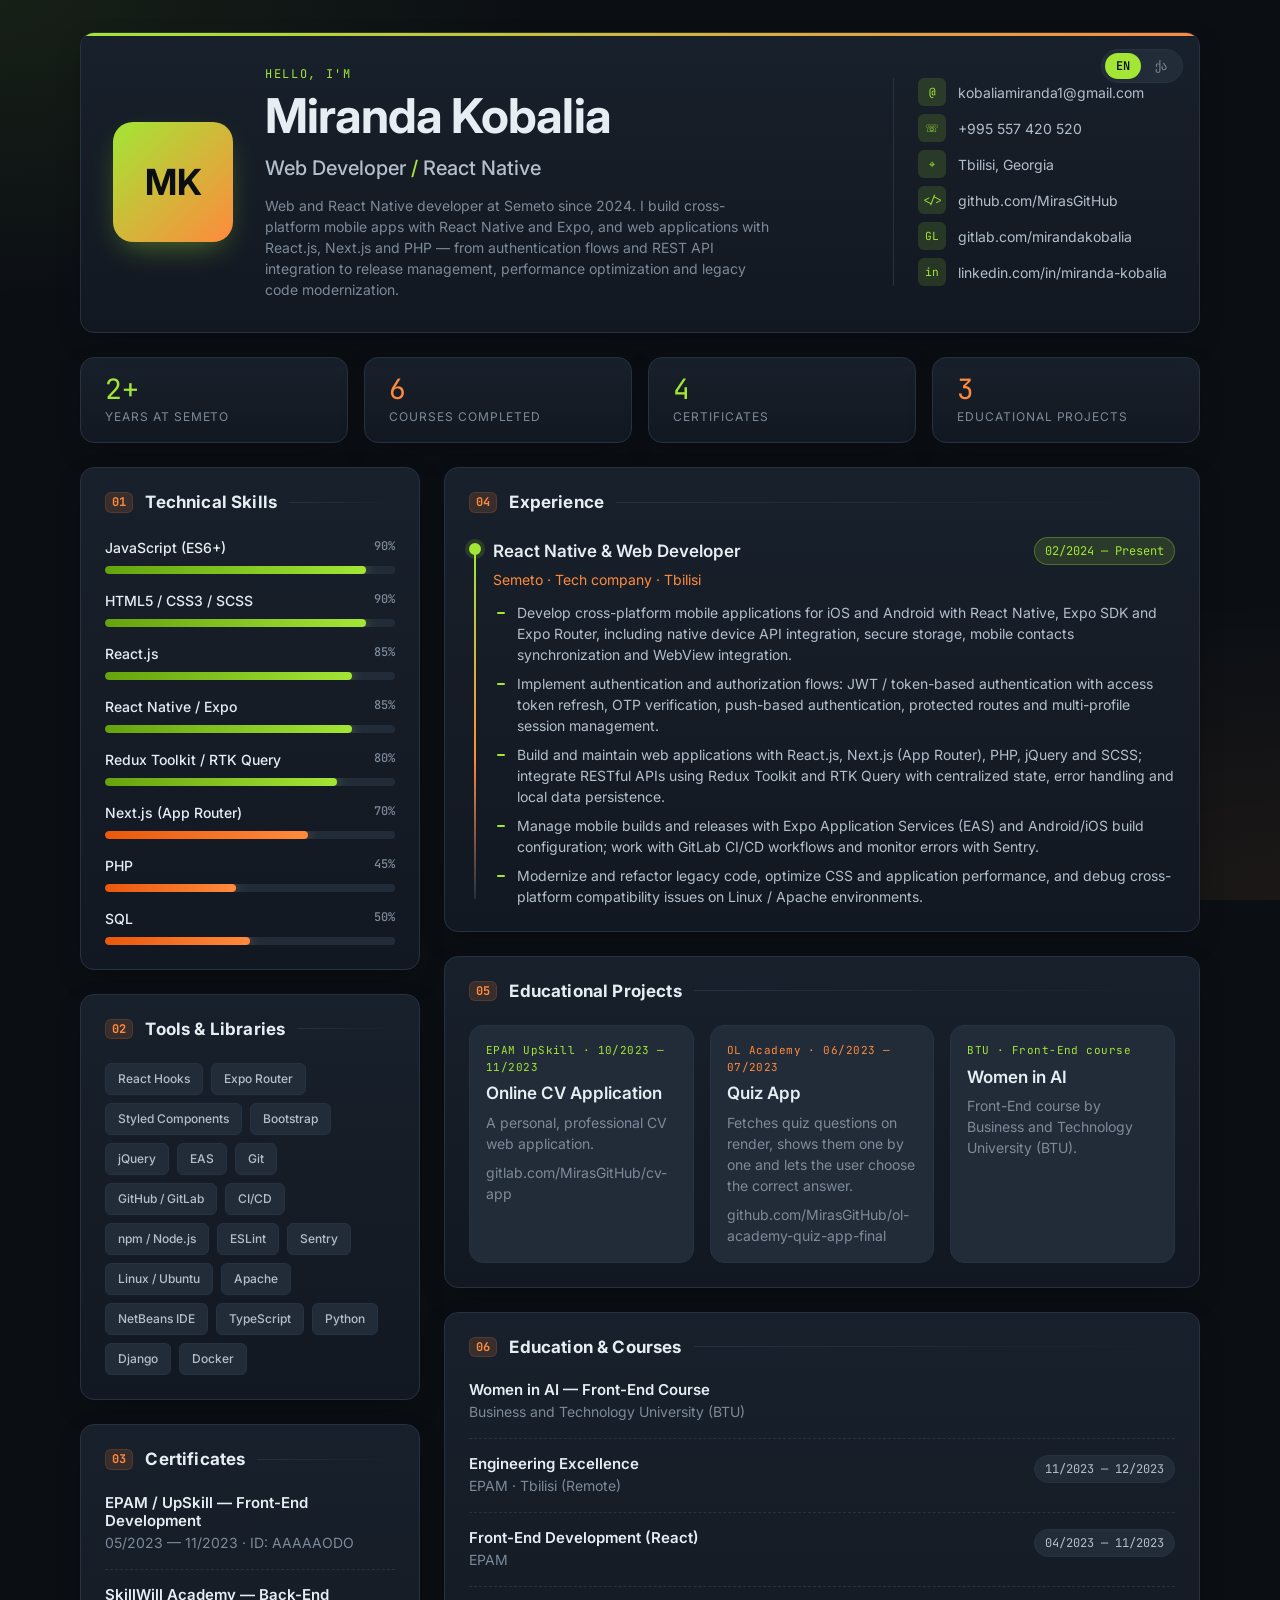
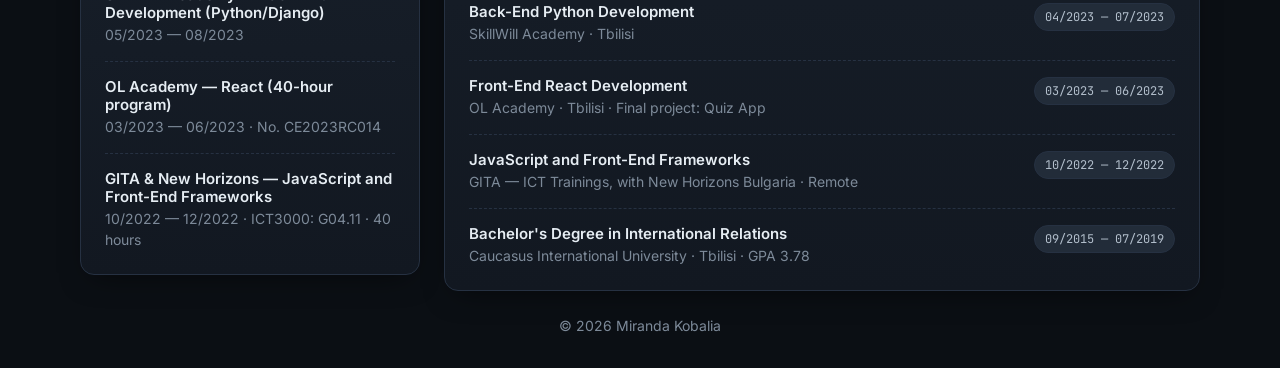
<file: index.html>
<!DOCTYPE html>
<html lang="en">
<head>
  <meta charset="UTF-8" />
  <meta name="viewport" content="width=device-width, initial-scale=1.0" />
  <meta name="description" content="Miranda Kobalia — Web &amp; React Native Developer. Resume." />
  <title>Miranda Kobalia — Web &amp; React Native Developer</title>

  <link rel="preconnect" href="https://fonts.googleapis.com" />
  <link rel="preconnect" href="https://fonts.gstatic.com" crossorigin />
  <link href="https://fonts.googleapis.com/css2?family=Inter:wght@400;500;600;700&family=JetBrains+Mono:wght@500&family=Noto+Sans+Georgian:wght@400;500;600;700&display=swap" rel="stylesheet" />

  <link rel="stylesheet" href="styles/reset.css" />
  <link rel="stylesheet" href="styles/assets.css" />
  <link rel="stylesheet" href="styles/style.css" />
</head>
<body>
  <main class="resume">

    <!-- ============ HEADER ============ -->
    <header class="hero card">
      <nav class="lang-switch" aria-label="Language">
        <a href="index.html" lang="en" aria-current="page">EN</a>
        <a href="ka.html" lang="ka">ქა</a>
      </nav>

      <div class="hero__avatar" aria-hidden="true">MK</div>

      <div class="hero__info">
        <p class="eyebrow">Hello, I'm</p>
        <h1 class="hero__name">Miranda Kobalia</h1>
        <p class="hero__role">
          Web Developer <span class="text-accent">/</span> React Native
        </p>
        <p class="hero__summary">
          Web and React Native developer at Semeto since 2024. I build cross-platform
          mobile apps with React Native and Expo, and web applications with React.js,
          Next.js and PHP — from authentication flows and REST API integration to
          release management, performance optimization and legacy code modernization.
        </p>
      </div>

      <ul class="hero__contacts">
        <li>
          <a class="contact" href="mailto:kobaliamiranda1@gmail.com">
            <span class="contact__icon">@</span>kobaliamiranda1@gmail.com
          </a>
        </li>
        <li>
          <a class="contact" href="tel:+995557420520">
            <span class="contact__icon">☏</span>+995 557 420 520
          </a>
        </li>
        <li>
          <span class="contact">
            <span class="contact__icon">⌖</span>Tbilisi, Georgia
          </span>
        </li>
        <li>
          <a class="contact" href="https://github.com/MirasGitHub" target="_blank" rel="noopener">
            <span class="contact__icon">&lt;/&gt;</span>github.com/MirasGitHub
          </a>
        </li>
        <li>
          <a class="contact" href="https://gitlab.com/MirasGitHub" target="_blank" rel="noopener">
            <span class="contact__icon">GL</span>gitlab.com/mirandakobalia
          </a>
        </li>
        <li>
          <a class="contact" href="https://linkedin.com/in/miranda-kobalia-b369141b6" target="_blank" rel="noopener">
            <span class="contact__icon">in</span>linkedin.com/in/miranda-kobalia
          </a>
        </li>
      </ul>
    </header>

    <!-- ============ STATS ============ -->
    <section class="stats" aria-label="Highlights">
      <div class="stat card">
        <span class="stat__value text-accent">2+</span>
        <span class="stat__label">Years at Semeto</span>
      </div>
      <div class="stat card">
        <span class="stat__value text-orange">6</span>
        <span class="stat__label">Courses completed</span>
      </div>
      <div class="stat card">
        <span class="stat__value text-accent">4</span>
        <span class="stat__label">Certificates</span>
      </div>
      <div class="stat card">
        <span class="stat__value text-orange">3</span>
        <span class="stat__label">Educational projects</span>
      </div>
    </section>

    <div class="layout">

      <!-- ============ SIDEBAR ============ -->
      <aside class="sidebar">

        <section class="card">
          <h2 class="section-title"><span class="section-title__num">01</span>Technical Skills</h2>
          <ul class="skills">
            <li class="skill" style="--level: 90%">
              <div class="skill__head"><span>JavaScript (ES6+)</span><span class="skill__pct">90%</span></div>
              <div class="progress"><span class="progress__bar"></span></div>
            </li>
            <li class="skill" style="--level: 90%">
              <div class="skill__head"><span>HTML5 / CSS3 / SCSS</span><span class="skill__pct">90%</span></div>
              <div class="progress"><span class="progress__bar"></span></div>
            </li>
            <li class="skill" style="--level: 85%">
              <div class="skill__head"><span>React.js</span><span class="skill__pct">85%</span></div>
              <div class="progress"><span class="progress__bar"></span></div>
            </li>
            <li class="skill" style="--level: 85%">
              <div class="skill__head"><span>React Native / Expo</span><span class="skill__pct">85%</span></div>
              <div class="progress"><span class="progress__bar"></span></div>
            </li>
            <li class="skill" style="--level: 80%">
              <div class="skill__head"><span>Redux Toolkit / RTK Query</span><span class="skill__pct">80%</span></div>
              <div class="progress"><span class="progress__bar"></span></div>
            </li>
            <li class="skill" style="--level: 70%">
              <div class="skill__head"><span>Next.js (App Router)</span><span class="skill__pct">70%</span></div>
              <div class="progress"><span class="progress__bar progress__bar--orange"></span></div>
            </li>
             <li class="skill" style="--level: 45%">
              <div class="skill__head"><span>PHP</span><span class="skill__pct">45%</span></div>
              <div class="progress"><span class="progress__bar progress__bar--orange"></span></div>
            </li>
            <li class="skill" style="--level: 50%">
              <div class="skill__head"><span>SQL</span><span class="skill__pct">50%</span></div>
              <div class="progress"><span class="progress__bar progress__bar--orange"></span></div>
            </li>
          </ul>
        </section>

        <section class="card">
          <h2 class="section-title"><span class="section-title__num">02</span>Tools &amp; Libraries</h2>
          <ul class="tags">
            <li class="tag">React Hooks</li>
            <li class="tag">Expo Router</li>
            <li class="tag">Styled Components</li>
            <li class="tag">Bootstrap</li>
            <li class="tag">jQuery</li>
            <li class="tag">EAS</li>
            <li class="tag">Git</li>
            <li class="tag">GitHub / GitLab</li>
            <li class="tag">CI/CD</li>
            <li class="tag">npm / Node.js</li>
            <li class="tag">ESLint</li>
            <li class="tag">Sentry</li>
            <li class="tag">Linux / Ubuntu</li>
            <li class="tag">Apache</li>
            <li class="tag">NetBeans IDE</li>
            <li class="tag">TypeScript</li>
            <li class="tag">Python</li>
            <li class="tag">Django</li>
            <li class="tag">Docker</li>
          </ul>
        </section>

        <section class="card">
          <h2 class="section-title"><span class="section-title__num">03</span>Certificates</h2>
          <div class="edu">
            <div class="edu__item">
              <div>
                <h3 class="edu__title">EPAM / UpSkill — Front-End Development</h3>
                <p class="text-muted">05/2023 — 11/2023 · ID: AAAAAODO</p>
              </div>
            </div>
            <div class="edu__item">
              <div>
                <h3 class="edu__title">SkillWill Academy — Back-End Development (Python/Django)</h3>
                <p class="text-muted">05/2023 — 08/2023</p>
              </div>
            </div>
            <div class="edu__item">
              <div>
                <h3 class="edu__title">OL Academy — React (40-hour program)</h3>
                <p class="text-muted">03/2023 — 06/2023 · No. CE2023RC014</p>
              </div>
            </div>
            <div class="edu__item">
              <div>
                <h3 class="edu__title">GITA &amp; New Horizons — JavaScript and Front-End Frameworks</h3>
                <p class="text-muted">10/2022 — 12/2022 · ICT3000: G04.11 · 40 hours</p>
              </div>
            </div>
          </div>
        </section>
      </aside>

      <!-- ============ MAIN CONTENT ============ -->
      <div class="content">

        <section class="card">
          <h2 class="section-title"><span class="section-title__num">04</span>Experience</h2>

          <ol class="timeline">
            <li class="timeline__item">
              <div class="timeline__head">
                <h3 class="timeline__role">React Native &amp; Web Developer</h3>
                <span class="badge badge--accent">02/2024 — Present</span>
              </div>
              <p class="timeline__company">Semeto · Tech company · Tbilisi</p>
              <ul class="list-dash">
                <li>Develop cross-platform mobile applications for iOS and Android with React Native, Expo SDK and Expo Router, including native device API integration, secure storage, mobile contacts synchronization and WebView integration.</li>
                <li>Implement authentication and authorization flows: JWT / token-based authentication with access token refresh, OTP verification, push-based authentication, protected routes and multi-profile session management.</li>
                <li>Build and maintain web applications with React.js, Next.js (App Router), PHP, jQuery and SCSS; integrate RESTful APIs using Redux Toolkit and RTK Query with centralized state, error handling and local data persistence.</li>
                <li>Manage mobile builds and releases with Expo Application Services (EAS) and Android/iOS build configuration; work with GitLab CI/CD workflows and monitor errors with Sentry.</li>
                <li>Modernize and refactor legacy code, optimize CSS and application performance, and debug cross-platform compatibility issues on Linux / Apache environments.</li>
              </ul>
            </li>
          </ol>
        </section>

        <section class="card">
          <h2 class="section-title"><span class="section-title__num">05</span>Educational Projects</h2>

          <div class="projects">
            <article class="project">
              <span class="project__type text-accent">EPAM UpSkill · 10/2023 — 11/2023</span>
              <h3 class="project__title">Online CV Application</h3>
              <p class="project__desc">A personal, professional CV web application.</p>
              <a class="project__desc text-accent" href="https://gitlab.com/MirasGitHub/cv-app" target="_blank" rel="noopener">gitlab.com/MirasGitHub/cv-app</a>
            </article>
            <article class="project">
              <span class="project__type text-orange">OL Academy · 06/2023 — 07/2023</span>
              <h3 class="project__title">Quiz App</h3>
              <p class="project__desc">Fetches quiz questions on render, shows them one by one and lets the user choose the correct answer.</p>
              <a class="project__desc text-accent" href="https://github.com/MirasGitHub/ol-academy-quiz-app-final" target="_blank" rel="noopener">github.com/MirasGitHub/ol-academy-quiz-app-final</a>
            </article>
            <article class="project">
              <span class="project__type text-accent">BTU · Front-End course</span>
              <h3 class="project__title">Women in AI</h3>
              <p class="project__desc">Front-End course by Business and Technology University (BTU).</p>
            </article>
          </div>
        </section>

        <section class="card">
          <h2 class="section-title"><span class="section-title__num">06</span>Education &amp; Courses</h2>

          <div class="edu">
            <div class="edu__item">
              <div>
                <h3 class="edu__title">Women in AI — Front-End Course</h3>
                <p class="text-muted">Business and Technology University (BTU)</p>
              </div>
            </div>
            <div class="edu__item">
              <div>
                <h3 class="edu__title">Engineering Excellence</h3>
                <p class="text-muted">EPAM · Tbilisi (Remote)</p>
              </div>
              <span class="badge">11/2023 — 12/2023</span>
            </div>
            <div class="edu__item">
              <div>
                <h3 class="edu__title">Front-End Development (React)</h3>
                <p class="text-muted">EPAM</p>
              </div>
              <span class="badge">04/2023 — 11/2023</span>
            </div>
            <div class="edu__item">
              <div>
                <h3 class="edu__title">Back-End Python Development</h3>
                <p class="text-muted">SkillWill Academy · Tbilisi</p>
              </div>
              <span class="badge">04/2023 — 07/2023</span>
            </div>
            <div class="edu__item">
              <div>
                <h3 class="edu__title">Front-End React Development</h3>
                <p class="text-muted">OL Academy · Tbilisi · Final project: Quiz App</p>
              </div>
              <span class="badge">03/2023 — 06/2023</span>
            </div>
            <div class="edu__item">
              <div>
                <h3 class="edu__title">JavaScript and Front-End Frameworks</h3>
                <p class="text-muted">GITA — ICT Trainings, with New Horizons Bulgaria · Remote</p>
              </div>
              <span class="badge">10/2022 — 12/2022</span>
            </div>
            <div class="edu__item">
              <div>
                <h3 class="edu__title">Bachelor's Degree in International Relations</h3>
                <p class="text-muted">Caucasus International University · Tbilisi · GPA 3.78</p>
              </div>
              <span class="badge">09/2015 — 07/2019</span>
            </div>
          </div>
        </section>

      </div>
    </div>

    <footer class="footer">
      <p>© 2026 Miranda Kobalia</p>
    </footer>
  </main>
</body>
</html>
</file>
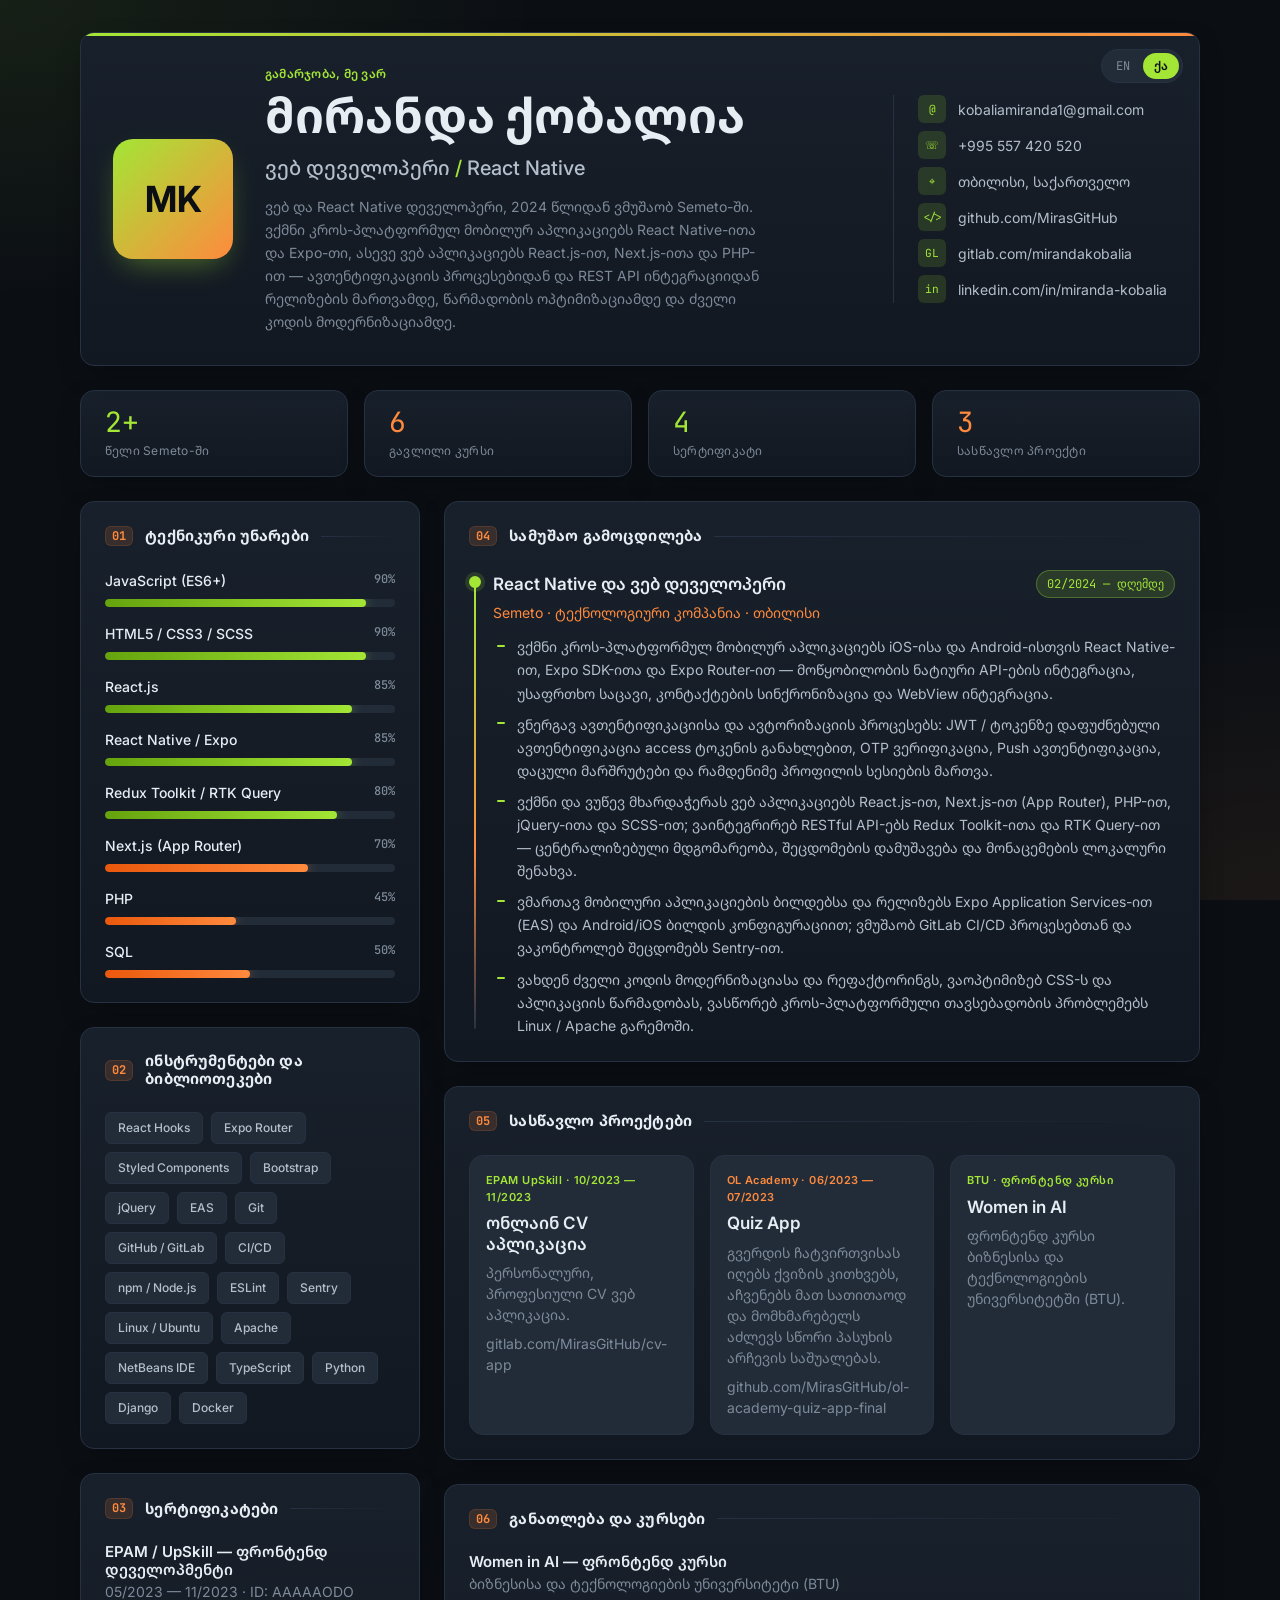
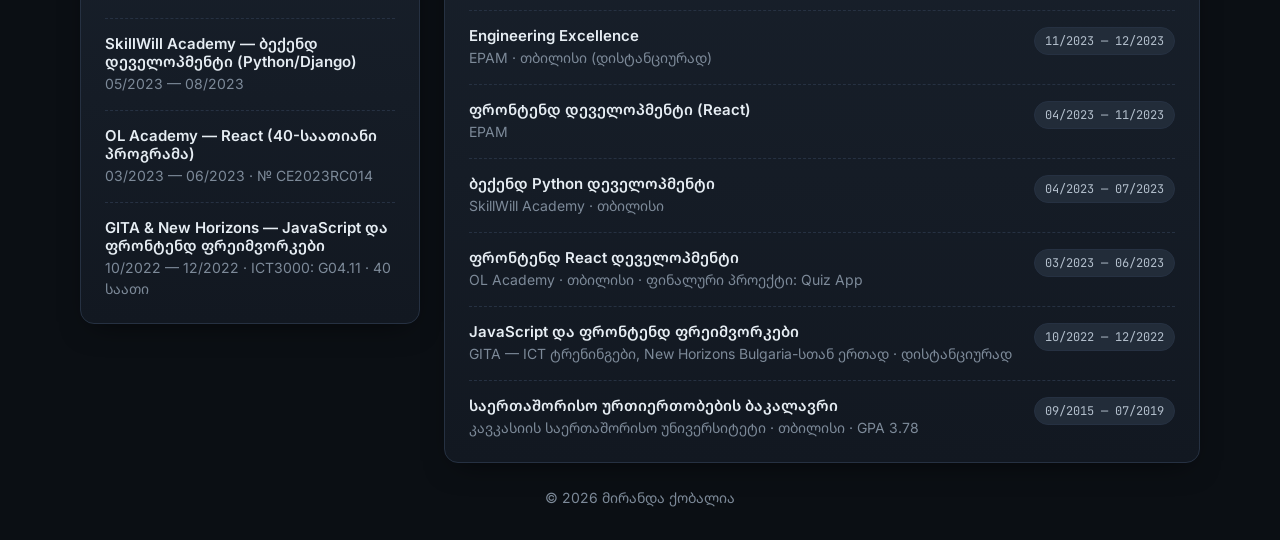
<file: ka.html>
<!DOCTYPE html>
<html lang="ka">
<head>
  <meta charset="UTF-8" />
  <meta name="viewport" content="width=device-width, initial-scale=1.0" />
  <meta name="description" content="მირანდა ქობალია — ვებ და React Native დეველოპერი. რეზიუმე." />
  <title>მირანდა ქობალია — ვებ და React Native დეველოპერი</title>

  <link rel="preconnect" href="https://fonts.googleapis.com" />
  <link rel="preconnect" href="https://fonts.gstatic.com" crossorigin />
  <link href="https://fonts.googleapis.com/css2?family=Inter:wght@400;500;600;700&family=JetBrains+Mono:wght@500&family=Noto+Sans+Georgian:wght@400;500;600;700&display=swap" rel="stylesheet" />

  <link rel="stylesheet" href="styles/reset.css" />
  <link rel="stylesheet" href="styles/assets.css" />
  <link rel="stylesheet" href="styles/style.css" />
</head>
<body>
  <main class="resume">

    <!-- ============ HEADER ============ -->
    <header class="hero card">
      <nav class="lang-switch" aria-label="ენა">
        <a href="index.html" lang="en">EN</a>
        <a href="ka.html" lang="ka" aria-current="page">ქა</a>
      </nav>

      <div class="hero__avatar" aria-hidden="true">MK</div>

      <div class="hero__info">
        <p class="eyebrow">გამარჯობა, მე ვარ</p>
        <h1 class="hero__name">მირანდა ქობალია</h1>
        <p class="hero__role">
          ვებ დეველოპერი <span class="text-accent">/</span> React Native
        </p>
        <p class="hero__summary">
          ვებ და React Native დეველოპერი, 2024 წლიდან ვმუშაობ Semeto-ში. ვქმნი
          კროს-პლატფორმულ მობილურ აპლიკაციებს React Native-ითა და Expo-თი, ასევე ვებ
          აპლიკაციებს React.js-ით, Next.js-ითა და PHP-ით — ავთენტიფიკაციის პროცესებიდან
          და REST API ინტეგრაციიდან რელიზების მართვამდე, წარმადობის ოპტიმიზაციამდე და
          ძველი კოდის მოდერნიზაციამდე.
        </p>
      </div>

      <ul class="hero__contacts">
        <li>
          <a class="contact" href="mailto:kobaliamiranda1@gmail.com">
            <span class="contact__icon">@</span>kobaliamiranda1@gmail.com
          </a>
        </li>
        <li>
          <a class="contact" href="tel:+995557420520">
            <span class="contact__icon">☏</span>+995 557 420 520
          </a>
        </li>
        <li>
          <span class="contact">
            <span class="contact__icon">⌖</span>თბილისი, საქართველო
          </span>
        </li>
        <li>
          <a class="contact" href="https://github.com/MirasGitHub" target="_blank" rel="noopener">
            <span class="contact__icon">&lt;/&gt;</span>github.com/MirasGitHub
          </a>
        </li>
        <li>
          <a class="contact" href="https://gitlab.com/MirasGitHub" target="_blank" rel="noopener">
            <span class="contact__icon">GL</span>gitlab.com/mirandakobalia
          </a>
        </li>
        <li>
          <a class="contact" href="https://linkedin.com/in/miranda-kobalia-b369141b6" target="_blank" rel="noopener">
            <span class="contact__icon">in</span>linkedin.com/in/miranda-kobalia
          </a>
        </li>
      </ul>
    </header>

    <!-- ============ STATS ============ -->
    <section class="stats" aria-label="მთავარი მაჩვენებლები">
      <div class="stat card">
        <span class="stat__value text-accent">2+</span>
        <span class="stat__label">წელი Semeto-ში</span>
      </div>
      <div class="stat card">
        <span class="stat__value text-orange">6</span>
        <span class="stat__label">გავლილი კურსი</span>
      </div>
      <div class="stat card">
        <span class="stat__value text-accent">4</span>
        <span class="stat__label">სერტიფიკატი</span>
      </div>
      <div class="stat card">
        <span class="stat__value text-orange">3</span>
        <span class="stat__label">სასწავლო პროექტი</span>
      </div>
    </section>

    <div class="layout">

      <!-- ============ SIDEBAR ============ -->
      <aside class="sidebar">

        <section class="card">
          <h2 class="section-title"><span class="section-title__num">01</span>ტექნიკური უნარები</h2>
          <ul class="skills">
            <li class="skill" style="--level: 90%">
              <div class="skill__head"><span>JavaScript (ES6+)</span><span class="skill__pct">90%</span></div>
              <div class="progress"><span class="progress__bar"></span></div>
            </li>
            <li class="skill" style="--level: 90%">
              <div class="skill__head"><span>HTML5 / CSS3 / SCSS</span><span class="skill__pct">90%</span></div>
              <div class="progress"><span class="progress__bar"></span></div>
            </li>
            <li class="skill" style="--level: 85%">
              <div class="skill__head"><span>React.js</span><span class="skill__pct">85%</span></div>
              <div class="progress"><span class="progress__bar"></span></div>
            </li>
            <li class="skill" style="--level: 85%">
              <div class="skill__head"><span>React Native / Expo</span><span class="skill__pct">85%</span></div>
              <div class="progress"><span class="progress__bar"></span></div>
            </li>
            <li class="skill" style="--level: 80%">
              <div class="skill__head"><span>Redux Toolkit / RTK Query</span><span class="skill__pct">80%</span></div>
              <div class="progress"><span class="progress__bar"></span></div>
            </li>
            <li class="skill" style="--level: 70%">
              <div class="skill__head"><span>Next.js (App Router)</span><span class="skill__pct">70%</span></div>
              <div class="progress"><span class="progress__bar progress__bar--orange"></span></div>
            </li>
            <li class="skill" style="--level: 45%">
              <div class="skill__head"><span>PHP</span><span class="skill__pct">45%</span></div>
              <div class="progress"><span class="progress__bar progress__bar--orange"></span></div>
            </li>
            <li class="skill" style="--level: 50%">
              <div class="skill__head"><span>SQL</span><span class="skill__pct">50%</span></div>
              <div class="progress"><span class="progress__bar progress__bar--orange"></span></div>
            </li>
          </ul>
        </section>

        <section class="card">
          <h2 class="section-title"><span class="section-title__num">02</span>ინსტრუმენტები და ბიბლიოთეკები</h2>
          <ul class="tags">
            <li class="tag">React Hooks</li>
            <li class="tag">Expo Router</li>
            <li class="tag">Styled Components</li>
            <li class="tag">Bootstrap</li>
            <li class="tag">jQuery</li>
            <li class="tag">EAS</li>
            <li class="tag">Git</li>
            <li class="tag">GitHub / GitLab</li>
            <li class="tag">CI/CD</li>
            <li class="tag">npm / Node.js</li>
            <li class="tag">ESLint</li>
            <li class="tag">Sentry</li>
            <li class="tag">Linux / Ubuntu</li>
            <li class="tag">Apache</li>
            <li class="tag">NetBeans IDE</li>
            <li class="tag">TypeScript</li>
            <li class="tag">Python</li>
            <li class="tag">Django</li>
            <li class="tag">Docker</li>
          </ul>
        </section>

        <section class="card">
          <h2 class="section-title"><span class="section-title__num">03</span>სერტიფიკატები</h2>
          <div class="edu">
            <div class="edu__item">
              <div>
                <h3 class="edu__title">EPAM / UpSkill — ფრონტენდ დეველოპმენტი</h3>
                <p class="text-muted">05/2023 — 11/2023 · ID: AAAAAODO</p>
              </div>
            </div>
            <div class="edu__item">
              <div>
                <h3 class="edu__title">SkillWill Academy — ბექენდ დეველოპმენტი (Python/Django)</h3>
                <p class="text-muted">05/2023 — 08/2023</p>
              </div>
            </div>
            <div class="edu__item">
              <div>
                <h3 class="edu__title">OL Academy — React (40-საათიანი პროგრამა)</h3>
                <p class="text-muted">03/2023 — 06/2023 · № CE2023RC014</p>
              </div>
            </div>
            <div class="edu__item">
              <div>
                <h3 class="edu__title">GITA &amp; New Horizons — JavaScript და ფრონტენდ ფრეიმვორკები</h3>
                <p class="text-muted">10/2022 — 12/2022 · ICT3000: G04.11 · 40 საათი</p>
              </div>
            </div>
          </div>
        </section>
      </aside>

      <!-- ============ MAIN CONTENT ============ -->
      <div class="content">

        <section class="card">
          <h2 class="section-title"><span class="section-title__num">04</span>სამუშაო გამოცდილება</h2>

          <ol class="timeline">
            <li class="timeline__item">
              <div class="timeline__head">
                <h3 class="timeline__role">React Native და ვებ დეველოპერი</h3>
                <span class="badge badge--accent">02/2024 — დღემდე</span>
              </div>
              <p class="timeline__company">Semeto · ტექნოლოგიური კომპანია · თბილისი</p>
              <ul class="list-dash">
                <li>ვქმნი კროს-პლატფორმულ მობილურ აპლიკაციებს iOS-ისა და Android-ისთვის React Native-ით, Expo SDK-ითა და Expo Router-ით — მოწყობილობის ნატიური API-ების ინტეგრაცია, უსაფრთხო საცავი, კონტაქტების სინქრონიზაცია და WebView ინტეგრაცია.</li>
                <li>ვნერგავ ავთენტიფიკაციისა და ავტორიზაციის პროცესებს: JWT / ტოკენზე დაფუძნებული ავთენტიფიკაცია access ტოკენის განახლებით, OTP ვერიფიკაცია, Push ავთენტიფიკაცია, დაცული მარშრუტები და რამდენიმე პროფილის სესიების მართვა.</li>
                <li>ვქმნი და ვუწევ მხარდაჭერას ვებ აპლიკაციებს React.js-ით, Next.js-ით (App Router), PHP-ით, jQuery-ითა და SCSS-ით; ვაინტეგრირებ RESTful API-ებს Redux Toolkit-ითა და RTK Query-ით — ცენტრალიზებული მდგომარეობა, შეცდომების დამუშავება და მონაცემების ლოკალური შენახვა.</li>
                <li>ვმართავ მობილური აპლიკაციების ბილდებსა და რელიზებს Expo Application Services-ით (EAS) და Android/iOS ბილდის კონფიგურაციით; ვმუშაობ GitLab CI/CD პროცესებთან და ვაკონტროლებ შეცდომებს Sentry-ით.</li>
                <li>ვახდენ ძველი კოდის მოდერნიზაციასა და რეფაქტორინგს, ვაოპტიმიზებ CSS-ს და აპლიკაციის წარმადობას, ვასწორებ კროს-პლატფორმული თავსებადობის პრობლემებს Linux / Apache გარემოში.</li>
              </ul>
            </li>
          </ol>
        </section>

        <section class="card">
          <h2 class="section-title"><span class="section-title__num">05</span>სასწავლო პროექტები</h2>

          <div class="projects">
            <article class="project">
              <span class="project__type text-accent">EPAM UpSkill · 10/2023 — 11/2023</span>
              <h3 class="project__title">ონლაინ CV აპლიკაცია</h3>
              <p class="project__desc">პერსონალური, პროფესიული CV ვებ აპლიკაცია.</p>
              <a class="project__desc text-accent" href="https://gitlab.com/MirasGitHub/cv-app" target="_blank" rel="noopener">gitlab.com/MirasGitHub/cv-app</a>
            </article>
            <article class="project">
              <span class="project__type text-orange">OL Academy · 06/2023 — 07/2023</span>
              <h3 class="project__title">Quiz App</h3>
              <p class="project__desc">გვერდის ჩატვირთვისას იღებს ქვიზის კითხვებს, აჩვენებს მათ სათითაოდ და მომხმარებელს აძლევს სწორი პასუხის არჩევის საშუალებას.</p>
              <a class="project__desc text-accent" href="https://github.com/MirasGitHub/ol-academy-quiz-app-final" target="_blank" rel="noopener">github.com/MirasGitHub/ol-academy-quiz-app-final</a>
            </article>
            <article class="project">
              <span class="project__type text-accent">BTU · ფრონტენდ კურსი</span>
              <h3 class="project__title">Women in AI</h3>
              <p class="project__desc">ფრონტენდ კურსი ბიზნესისა და ტექნოლოგიების უნივერსიტეტში (BTU).</p>
            </article>
          </div>
        </section>

        <section class="card">
          <h2 class="section-title"><span class="section-title__num">06</span>განათლება და კურსები</h2>

          <div class="edu">
            <div class="edu__item">
              <div>
                <h3 class="edu__title">Women in AI — ფრონტენდ კურსი</h3>
                <p class="text-muted">ბიზნესისა და ტექნოლოგიების უნივერსიტეტი (BTU)</p>
              </div>
            </div>
            <div class="edu__item">
              <div>
                <h3 class="edu__title">Engineering Excellence</h3>
                <p class="text-muted">EPAM · თბილისი (დისტანციურად)</p>
              </div>
              <span class="badge">11/2023 — 12/2023</span>
            </div>
            <div class="edu__item">
              <div>
                <h3 class="edu__title">ფრონტენდ დეველოპმენტი (React)</h3>
                <p class="text-muted">EPAM</p>
              </div>
              <span class="badge">04/2023 — 11/2023</span>
            </div>
            <div class="edu__item">
              <div>
                <h3 class="edu__title">ბექენდ Python დეველოპმენტი</h3>
                <p class="text-muted">SkillWill Academy · თბილისი</p>
              </div>
              <span class="badge">04/2023 — 07/2023</span>
            </div>
            <div class="edu__item">
              <div>
                <h3 class="edu__title">ფრონტენდ React დეველოპმენტი</h3>
                <p class="text-muted">OL Academy · თბილისი · ფინალური პროექტი: Quiz App</p>
              </div>
              <span class="badge">03/2023 — 06/2023</span>
            </div>
            <div class="edu__item">
              <div>
                <h3 class="edu__title">JavaScript და ფრონტენდ ფრეიმვორკები</h3>
                <p class="text-muted">GITA — ICT ტრენინგები, New Horizons Bulgaria-სთან ერთად · დისტანციურად</p>
              </div>
              <span class="badge">10/2022 — 12/2022</span>
            </div>
            <div class="edu__item">
              <div>
                <h3 class="edu__title">საერთაშორისო ურთიერთობების ბაკალავრი</h3>
                <p class="text-muted">კავკასიის საერთაშორისო უნივერსიტეტი · თბილისი · GPA 3.78</p>
              </div>
              <span class="badge">09/2015 — 07/2019</span>
            </div>
          </div>
        </section>

      </div>
    </div>

    <footer class="footer">
      <p>© 2026 მირანდა ქობალია</p>
    </footer>
  </main>
</body>
</html>
</file>
<file: styles/assets.css>
/* =========================================================
   assets.css — design tokens + reusable utility classes
   ========================================================= */

:root {
  /* ---- Colors ---- */
  --bg:            #0b0f14;
  --bg-glow-1:     rgba(163, 230, 53, 0.08);
  --bg-glow-2:     rgba(255, 138, 61, 0.07);
  --surface:       #121821;
  --surface-2:     #18202b;
  --surface-3:     #222c39;
  --border:        #263142;

  --text:          #e6edf3;
  --text-soft:     #b3bfcc;
  --text-muted:    #7d8a99;

  --accent:        #a3e635;   /* salad / lime */
  --accent-dim:    rgba(163, 230, 53, 0.14);
  --orange:        #ff8a3d;
  --orange-dim:    rgba(255, 138, 61, 0.14);

  /* ---- Type ---- */
  --font-sans: "Inter", "Noto Sans Georgian", system-ui, -apple-system, "Segoe UI", Roboto, sans-serif;
  --font-mono: "JetBrains Mono", ui-monospace, SFMono-Regular, Menlo, monospace;

  --fs-xs:   0.75rem;
  --fs-sm:   0.875rem;
  --fs-base: 0.9375rem;
  --fs-md:   1.0625rem;
  --fs-lg:   1.25rem;
  --fs-xl:   clamp(2rem, 1.4rem + 2.6vw, 3rem);

  /* ---- Spacing / shape ---- */
  --space-1: 0.25rem;
  --space-2: 0.5rem;
  --space-3: 0.75rem;
  --space-4: 1rem;
  --space-5: 1.5rem;
  --space-6: 2rem;

  --radius-sm: 6px;
  --radius:    14px;
  --radius-lg: 20px;

  --shadow: 0 10px 30px -12px rgba(0, 0, 0, 0.6);
  --transition: 0.25s ease;
}

/* ---------- Card ---------- */
.card {
  background: linear-gradient(180deg, var(--surface-2) 0%, var(--surface) 100%);
  border: 1px solid var(--border);
  border-radius: var(--radius);
  padding: var(--space-5);
  box-shadow: var(--shadow);
  transition: border-color var(--transition), transform var(--transition);
}

.card:hover {
  border-color: #34425a;
}

/* ---------- Text utilities ---------- */
.text-accent { color: var(--accent); }
.text-orange { color: var(--orange); }
.text-muted  { color: var(--text-muted); font-size: var(--fs-sm); }

.eyebrow {
  font-family: var(--font-mono);
  font-size: var(--fs-xs);
  letter-spacing: 0.14em;
  text-transform: uppercase;
  color: var(--accent);
}

/* ---------- Section title ---------- */
.section-title {
  display: flex;
  align-items: center;
  gap: var(--space-3);
  margin-bottom: var(--space-5);
  font-size: var(--fs-md);
  font-weight: 700;
  letter-spacing: 0.01em;
}

.section-title::after {
  content: "";
  flex: 1;
  height: 1px;
  background: linear-gradient(90deg, var(--border), transparent);
}

.section-title__num {
  font-family: var(--font-mono);
  font-size: var(--fs-xs);
  color: var(--orange);
  padding: 2px 6px;
  border: 1px solid var(--orange-dim);
  border-radius: var(--radius-sm);
  background: var(--orange-dim);
}

/* ---------- Badge ---------- */
.badge {
  display: inline-flex;
  align-items: center;
  white-space: nowrap;
  font-family: var(--font-mono);
  font-size: var(--fs-xs);
  color: var(--text-soft);
  padding: 4px 10px;
  border-radius: 999px;
  background: var(--surface-3);
  border: 1px solid var(--border);
}

.badge--accent {
  color: var(--accent);
  background: var(--accent-dim);
  border-color: rgba(163, 230, 53, 0.3);
}

/* ---------- Tags ---------- */
.tags {
  display: flex;
  flex-wrap: wrap;
  gap: var(--space-2);
}

.tag {
  font-size: var(--fs-xs);
  font-weight: 500;
  color: var(--text-soft);
  padding: 6px 12px;
  border-radius: var(--radius-sm);
  background: var(--surface-3);
  border: 1px solid var(--border);
  transition: color var(--transition), border-color var(--transition);
}

.tag:hover {
  color: var(--accent);
  border-color: var(--accent);
}

/* ---------- Progress bar ---------- */
.progress {
  position: relative;
  height: 8px;
  border-radius: 999px;
  background: var(--surface-3);
  overflow: hidden;
}

.progress__bar {
  display: block;
  height: 100%;
  width: var(--level, 50%);
  border-radius: inherit;
  background: linear-gradient(90deg, #65a30d, var(--accent));
  box-shadow: 0 0 12px rgba(163, 230, 53, 0.45);
  animation: progress-fill 1.2s cubic-bezier(0.22, 1, 0.36, 1) both;
}

.progress__bar--orange {
  background: linear-gradient(90deg, #ea580c, var(--orange));
  box-shadow: 0 0 12px rgba(255, 138, 61, 0.45);
}

@keyframes progress-fill {
  from { width: 0; }
}

/* ---------- Rating dots (uses --filled on parent) ---------- */
.dots {
  display: inline-flex;
  gap: 6px;
}

.dots i {
  position: relative;
  width: 10px;
  height: 10px;
  border-radius: 50%;
  background: var(--surface-3);
  border: 1px solid var(--border);
}

.dots i:nth-child(1) { --n: 1; }
.dots i:nth-child(2) { --n: 2; }
.dots i:nth-child(3) { --n: 3; }
.dots i:nth-child(4) { --n: 4; }
.dots i:nth-child(5) { --n: 5; }

.dots i::after {
  content: "";
  position: absolute;
  inset: -1px;
  border-radius: 50%;
  background: var(--accent);
  box-shadow: 0 0 8px rgba(163, 230, 53, 0.5);
  /* 1 when n <= filled, 0 otherwise */
  opacity: clamp(0, calc(var(--filled, 0) - var(--n) + 1), 1);
}

/* ---------- Lists ---------- */
.list-dash li,
.list-check li {
  position: relative;
  padding-left: var(--space-5);
  color: var(--text-soft);
  font-size: var(--fs-sm);
}

.list-dash li + li,
.list-check li + li {
  margin-top: var(--space-2);
}

.list-dash li::before {
  content: "";
  position: absolute;
  left: 4px;
  top: 0.7em;
  width: 8px;
  height: 2px;
  background: var(--accent);
  border-radius: 2px;
}

.list-check li::before {
  content: "✓";
  position: absolute;
  left: 0;
  top: 0;
  font-weight: 700;
  color: var(--orange);
}

/* ---------- Language switch ---------- */
.lang-switch {
  display: inline-flex;
  gap: 2px;
  padding: 3px;
  border-radius: 999px;
  background: var(--surface-3);
  border: 1px solid var(--border);
}

.lang-switch a {
  min-width: 36px;
  padding: 4px 10px;
  border-radius: 999px;
  text-align: center;
  font-family: var(--font-mono), "Noto Sans Georgian", sans-serif;
  font-size: var(--fs-xs);
  color: var(--text-muted);
  transition: color var(--transition), background var(--transition);
}

.lang-switch a:hover {
  color: var(--text);
}

.lang-switch a[aria-current="page"] {
  color: var(--bg);
  background: var(--accent);
  font-weight: 600;
}

/* ---------- Status dot ---------- */
.status-dot {
  display: inline-block;
  width: 8px;
  height: 8px;
  margin-left: var(--space-2);
  border-radius: 50%;
  background: var(--accent);
  vertical-align: middle;
  animation: pulse 2s infinite;
}

@keyframes pulse {
  0%   { box-shadow: 0 0 0 0 rgba(163, 230, 53, 0.6); }
  70%  { box-shadow: 0 0 0 8px rgba(163, 230, 53, 0); }
  100% { box-shadow: 0 0 0 0 rgba(163, 230, 53, 0); }
}
</file>
<file: styles/style.css>
/* =========================================================
   style.css — page layout & resume-specific components
   ========================================================= */

body {
  font-family: var(--font-sans);
  font-size: var(--fs-base);
  color: var(--text);
  background-color: var(--bg);
  background-image:
    radial-gradient(900px 500px at 0% 0%, var(--bg-glow-1), transparent 60%),
    radial-gradient(800px 500px at 100% 100%, var(--bg-glow-2), transparent 60%);
  background-attachment: fixed;
}

::selection {
  background: var(--accent);
  color: var(--bg);
}

.resume {
  width: min(1120px, 100% - 2rem);
  margin-inline: auto;
  padding-block: var(--space-6);
  display: grid;
  gap: var(--space-5);
}

/* ================= HERO ================= */
.hero {
  position: relative;
  overflow: hidden;
  display: grid;
  grid-template-columns: auto 1fr auto;
  align-items: center;
  gap: var(--space-6);
  padding: var(--space-6);
}

.hero::before {
  content: "";
  position: absolute;
  top: 0;
  left: 0;
  right: 0;
  height: 3px;
  background: linear-gradient(90deg, var(--accent), var(--orange));
}

.hero .lang-switch {
  position: absolute;
  top: var(--space-4);
  right: var(--space-4);
  z-index: 1;
}

.hero__avatar {
  display: grid;
  place-items: center;
  width: 120px;
  aspect-ratio: 1;
  border-radius: var(--radius-lg);
  font-size: 2.25rem;
  font-weight: 700;
  color: var(--bg);
  background: linear-gradient(135deg, var(--accent), var(--orange));
  box-shadow: 0 12px 30px -10px rgba(163, 230, 53, 0.45);
}

.hero__name {
  margin-block: var(--space-1) var(--space-2);
  font-size: var(--fs-xl);
  font-weight: 700;
  letter-spacing: -0.02em;
}

.hero__role {
  font-size: var(--fs-lg);
  font-weight: 500;
  color: var(--text-soft);
}

.hero__summary {
  max-width: 56ch;
  margin-top: var(--space-3);
  color: var(--text-muted);
  font-size: var(--fs-sm);
}

.hero__contacts {
  display: grid;
  gap: var(--space-2);
  padding-left: var(--space-5);
  border-left: 1px solid var(--border);
}

.contact {
  display: inline-flex;
  align-items: center;
  gap: var(--space-3);
  font-size: var(--fs-sm);
  color: var(--text-soft);
  transition: color var(--transition);
}

a.contact:hover {
  color: var(--accent);
}

.contact__icon {
  display: grid;
  place-items: center;
  flex-shrink: 0;
  width: 28px;
  height: 28px;
  border-radius: var(--radius-sm);
  font-family: var(--font-mono);
  font-size: 0.7rem;
  color: var(--accent);
  background: var(--accent-dim);
}

/* ================= STATS ================= */
.stats {
  display: grid;
  grid-template-columns: repeat(4, 1fr);
  gap: var(--space-4);
}

.stat {
  display: flex;
  flex-direction: column;
  gap: var(--space-1);
  padding: var(--space-4) var(--space-5);
}

.stat:hover {
  transform: translateY(-3px);
}

.stat__value {
  font-family: var(--font-mono);
  font-size: 1.75rem;
  line-height: 1.1;
}

.stat__label {
  font-size: var(--fs-xs);
  text-transform: uppercase;
  letter-spacing: 0.08em;
  color: var(--text-muted);
}

/* ================= LAYOUT ================= */
.layout {
  display: grid;
  grid-template-columns: 340px 1fr;
  gap: var(--space-5);
  align-items: start;
}

.sidebar,
.content {
  display: grid;
  gap: var(--space-5);
}

/* ================= SKILLS ================= */
.skills {
  display: grid;
  gap: var(--space-4);
}

.skill__head {
  display: flex;
  justify-content: space-between;
  gap: var(--space-3);
  margin-bottom: var(--space-2);
  font-size: var(--fs-sm);
  font-weight: 500;
}

.skill__pct {
  font-family: var(--font-mono);
  font-size: var(--fs-xs);
  color: var(--text-muted);
}

/* ================= LANGUAGES ================= */
.langs {
  display: grid;
  gap: var(--space-3);
}

.lang {
  display: flex;
  justify-content: space-between;
  align-items: center;
  font-size: var(--fs-sm);
  color: var(--text-soft);
}

/* ================= TIMELINE ================= */
.timeline {
  position: relative;
  display: grid;
  gap: var(--space-5);
  padding-left: var(--space-5);
}

.timeline::before {
  content: "";
  position: absolute;
  left: 5px;
  top: 8px;
  bottom: 8px;
  width: 2px;
  background: linear-gradient(180deg, var(--accent), var(--orange) 60%, var(--border));
  border-radius: 2px;
}

.timeline__item {
  position: relative;
}

.timeline__item::before {
  content: "";
  position: absolute;
  left: calc(-1 * var(--space-5));
  top: 6px;
  width: 12px;
  height: 12px;
  border-radius: 50%;
  background: var(--bg);
  border: 2px solid var(--accent);
}

.timeline__item:first-child::before {
  background: var(--accent);
  box-shadow: 0 0 0 4px var(--accent-dim);
}

.timeline__head {
  display: flex;
  justify-content: space-between;
  align-items: center;
  flex-wrap: wrap;
  gap: var(--space-2) var(--space-3);
}

.timeline__role {
  font-size: var(--fs-md);
  font-weight: 600;
}

.timeline__company {
  margin-block: var(--space-1) var(--space-3);
  font-size: var(--fs-sm);
  color: var(--orange);
}

/* ================= PROJECTS ================= */
.projects {
  display: grid;
  grid-template-columns: repeat(3, 1fr);
  gap: var(--space-4);
}

.project {
  display: flex;
  flex-direction: column;
  gap: var(--space-2);
  padding: var(--space-4);
  border-radius: var(--radius);
  background: var(--surface-3);
  border: 1px solid var(--border);
  transition: transform var(--transition), border-color var(--transition);
}

.project:hover {
  transform: translateY(-3px);
  border-color: var(--accent);
}

.project__type {
  font-family: var(--font-mono);
  font-size: 0.6875rem;
  letter-spacing: 0.04em;
}

.project__title {
  font-size: var(--fs-md);
  font-weight: 600;
}

.project__desc {
  font-size: var(--fs-sm);
  color: var(--text-muted);
}

/* ================= EDUCATION ================= */
.edu {
  display: grid;
  gap: var(--space-4);
}

.edu__item {
  display: flex;
  justify-content: space-between;
  align-items: flex-start;
  gap: var(--space-3);
  padding-bottom: var(--space-4);
  border-bottom: 1px dashed var(--border);
}

.edu__item:last-child {
  padding-bottom: 0;
  border-bottom: none;
}

.edu__title {
  font-size: var(--fs-base);
  font-weight: 600;
  margin-bottom: 2px;
}

/* ================= FOOTER ================= */
.footer {
  text-align: center;
  font-size: var(--fs-sm);
  color: var(--text-muted);
}

/* =========================================================
   GEORGIAN (lang="ka") ADJUSTMENTS
   Georgian has no lowercase/uppercase in everyday text — browsers
   would turn it into Mtavruli capitals, so disable uppercase here.
   ========================================================= */
html:lang(ka) .eyebrow,
html:lang(ka) .stat__label {
  text-transform: none;
  letter-spacing: 0.02em;
}

html:lang(ka) .eyebrow,
html:lang(ka) .project__type {
  font-family: var(--font-sans);
  font-weight: 600;
}

html:lang(ka) .hero__name {
  letter-spacing: 0;
}

html:lang(ka) .section-title {
  font-size: var(--fs-base);
}

html:lang(ka) .list-dash li,
html:lang(ka) .list-check li,
html:lang(ka) .hero__summary {
  line-height: 1.65;
}

/* =========================================================
   RESPONSIVE
   ========================================================= */

/* Laptop / small desktop */
@media (max-width: 1024px) {
  .hero {
    grid-template-columns: auto 1fr;
  }

  .hero__contacts {
    grid-column: 1 / -1;
    grid-template-columns: repeat(auto-fit, minmax(220px, 1fr));
    padding-left: 0;
    padding-top: var(--space-4);
    border-left: none;
    border-top: 1px solid var(--border);
  }

  .layout {
    grid-template-columns: 300px 1fr;
  }

  .projects {
    grid-template-columns: repeat(2, 1fr);
  }
}

/* Tablet */
@media (max-width: 820px) {
  .stats {
    grid-template-columns: repeat(2, 1fr);
  }

  .layout {
    grid-template-columns: 1fr;
  }

  /* show experience first on smaller screens */
  .content { order: -1; }
}

/* Mobile */
@media (max-width: 560px) {
  .resume {
    width: min(100% - 1.5rem, 1120px);
    padding-block: var(--space-4);
    gap: var(--space-4);
  }

  .card {
    padding: var(--space-4);
  }

  .hero {
    grid-template-columns: 1fr;
    justify-items: center;
    text-align: center;
    gap: var(--space-4);
    padding: var(--space-5) var(--space-4);
  }

  .hero__avatar {
    width: 92px;
    font-size: 1.75rem;
  }

  .hero__summary {
    margin-inline: auto;
  }

  .hero__contacts {
    width: 100%;
    grid-template-columns: 1fr;
    justify-items: start;
    text-align: left;
  }

  .contact {
    word-break: break-all;
  }

  .stats {
    gap: var(--space-3);
  }

  .stat__value {
    font-size: 1.5rem;
  }

  .projects {
    grid-template-columns: 1fr;
  }

  .edu__item {
    flex-direction: column;
  }
}

/* =========================================================
   PRINT — fit on one A4 page, light background
   ========================================================= */
@page {
  size: A4;
  margin: 10mm;
}

@media print {
  :root {
    --bg: #ffffff;
    --surface: #ffffff;
    --surface-2: #ffffff;
    --surface-3: #f1f3f5;
    --border: #dfe3e8;
    --text: #111418;
    --text-soft: #2c333b;
    --text-muted: #5b6672;
    --accent: #4d7c0f;
    --accent-dim: rgba(77, 124, 15, 0.12);
    --orange: #c2410c;
    --orange-dim: rgba(194, 65, 12, 0.1);
  }

  html { font-size: 11px; }

  body {
    background: #fff;
    -webkit-print-color-adjust: exact;
    print-color-adjust: exact;
  }

  .resume {
    width: 100%;
    padding: 0;
    gap: 8px;
  }

  .card {
    box-shadow: none;
    padding: 10px 12px;
    break-inside: avoid;
  }

  .hero { grid-template-columns: auto 1fr auto; gap: 16px; padding: 12px; }
  .hero__contacts { grid-column: auto; grid-template-columns: 1fr; padding: 0 0 0 12px; border-top: none; border-left: 1px solid var(--border); }
  .hero__avatar { width: 70px; font-size: 1.5rem; color: #fff; }
  .stats { grid-template-columns: repeat(4, 1fr); gap: 8px; }
  .layout { grid-template-columns: 34% 1fr; gap: 8px; }
  .content { order: 0; }
  .sidebar, .content { gap: 8px; }
  .projects { grid-template-columns: repeat(3, 1fr); }
  .section-title { margin-bottom: 8px; }
  .progress__bar, .dots i::after { box-shadow: none; animation: none; }
  .footer, .status-dot, .lang-switch { display: none; }
  a[href]::after { content: none; }
}
</file>
